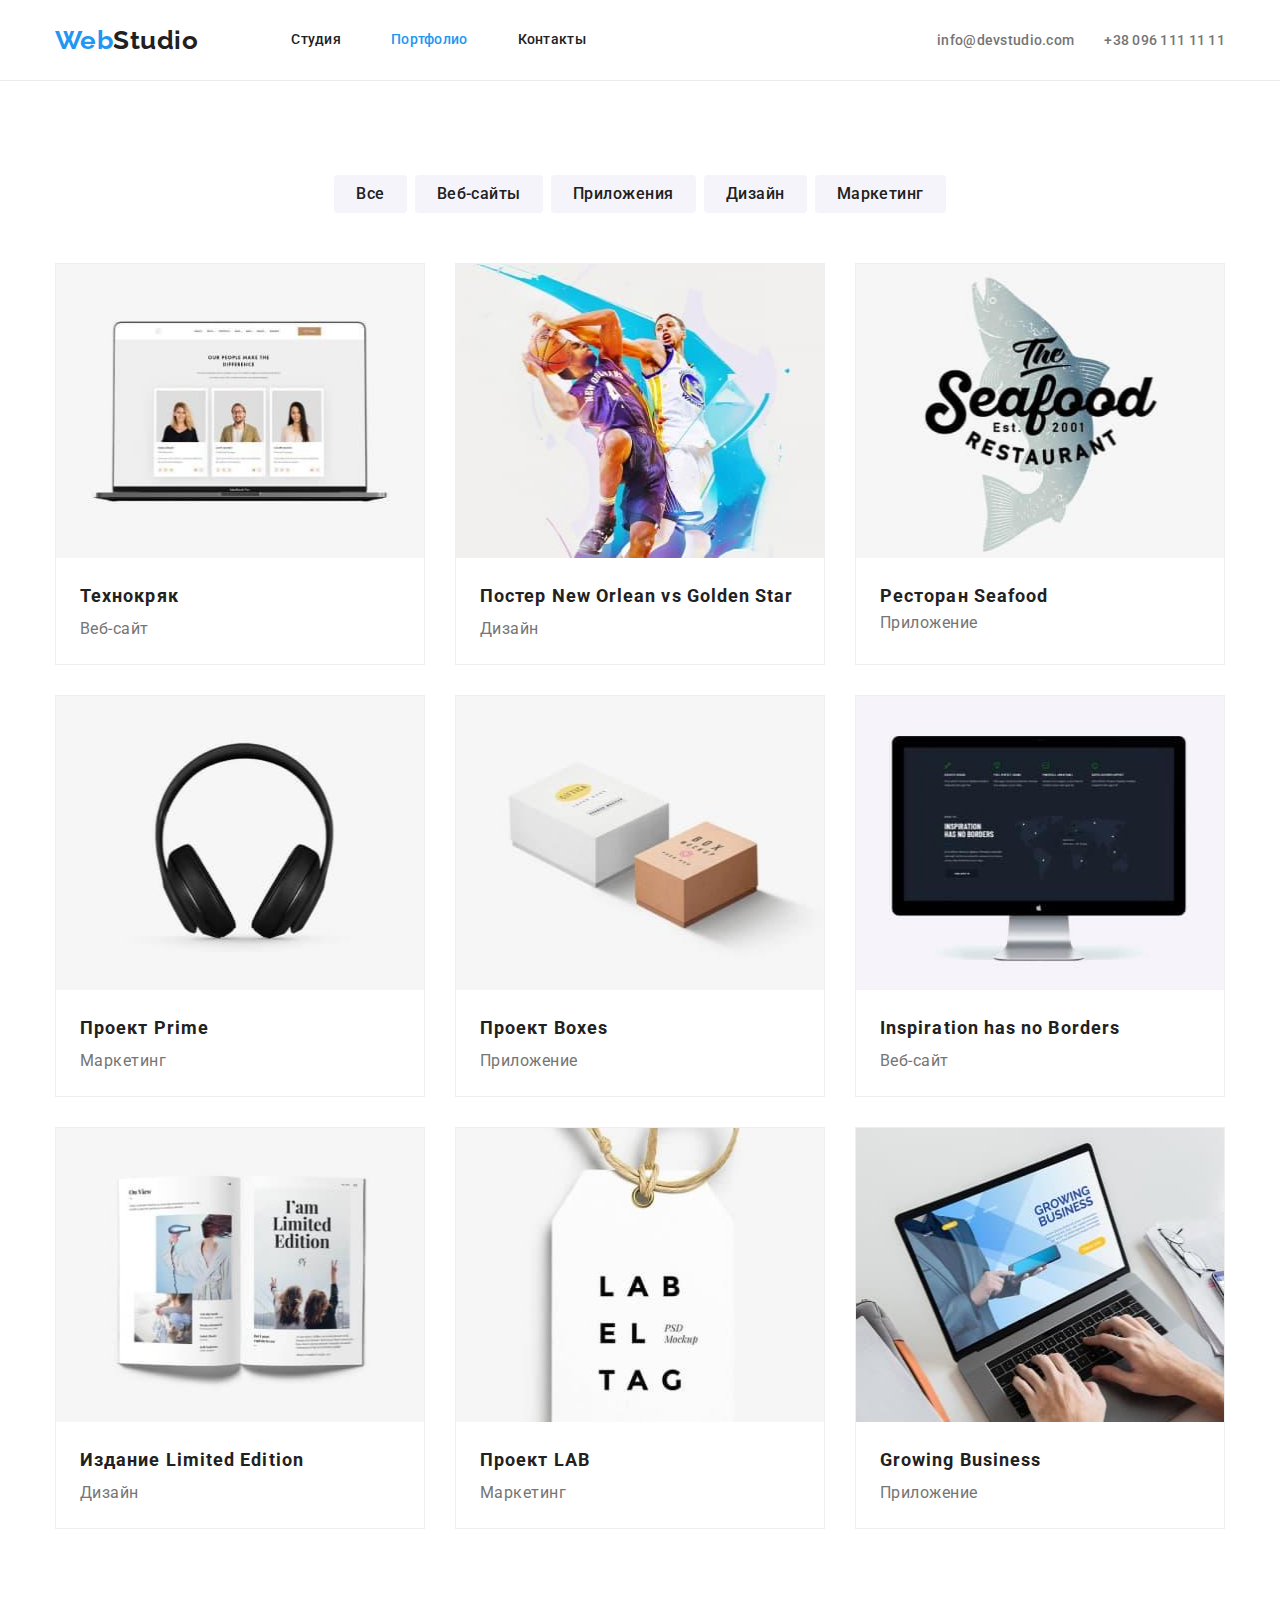
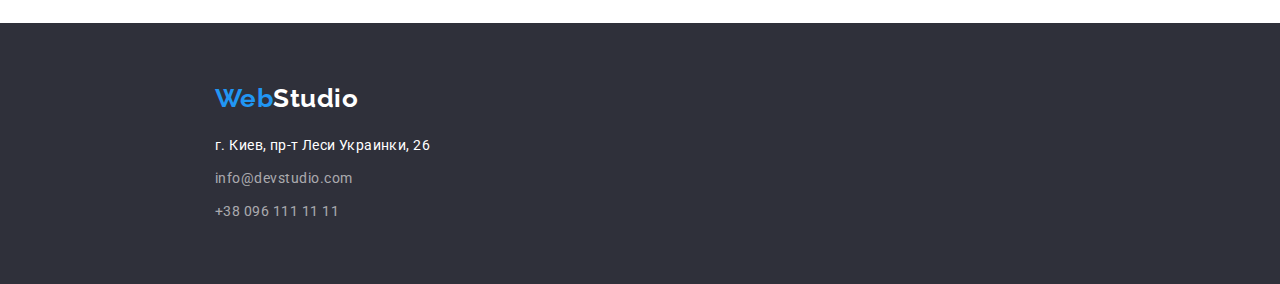
<file: portfolio.html>
<!DOCTYPE html>
<html lang="ru">
  <head>
    <meta charset="UTF-8" />
    <meta http-equiv="X-UA-Compatible" content="IE=edge" />
    <meta name="viewport" content="width=device-width, initial-scale=1.0" />
    <title>Document</title>
    <!-- modern-normalize -->
    <link
      rel="stylesheet"
      href="https://cdnjs.cloudflare.com/ajax/libs/modern-normalize/1.1.0/modern-normalize.min.css"
    />
    <!--Подключение шрифтов-->
    <link rel="preconnect" href="https://fonts.googleapis.com" />
    <link rel="preconnect" href="https://fonts.gstatic.com" crossorigin />
    <link
      href="https://fonts.googleapis.com/css2?family=Raleway:wght@700&family=Roboto:wght@400;500;700;900&display=swap"
      rel="stylesheet"
    />
    <!--Подключение стилей-->
    <link rel="stylesheet" href="./css/styles.css" />
  </head>
  <body>
    <!-- Шапка сайта -->
    <header class="header">
      <div class="container header-container">
        <!-- Навигация -->
        <nav class="nav">
          <a class="logo-header logo" href="./index.html">
            <span class="logo-web">Web</span>Studio</a
          >
          <ul class="nav-links list">
            <li class="item">
              <a class="link" href="index.html">Студия</a>
            </li>
            <li class="item">
              <a class="link current" href="./portfolio.html">Портфолио</a>
            </li>
            <li class="item"><a class="link" href="">Контакты</a></li>
          </ul>
        </nav>
        <!-- Контакты -->
        <ul class="contact-links list">
          <li class="item">
            <a class="contact-link link" href="mailto:info@devstudio.com"
              >info@devstudio.com</a
            >
          </li>
          <li class="item">
            <a class="contact-link link" href="tel:+380961111111"
              >+38 096 111 11 11</a
            >
          </li>
        </ul>
      </div>
    </header>
    <main class="main">
      <section class="section-portfolio">
        <div class="container">
          <h1 class="visually-hidden">Портфолио</h1>
          <!--Фильтр работ-->
          <ul class="portfolio-filter-list list">
            <li class="portfolio-filter-list-item">
              <button class="portfolio-filter-button" type="button">Все</button>
            </li>
            <li class="portfolio-filter-list-item">
              <button class="portfolio-filter-button" type="button">
                Веб-сайты
              </button>
            </li>
            <li class="portfolio-filter-list-item">
              <button class="portfolio-filter-button" type="button">
                Приложения
              </button>
            </li>
            <li class="portfolio-filter-list-item">
              <button class="portfolio-filter-button" type="button">
                Дизайн
              </button>
            </li>
            <li class="portfolio-filter-list-item">
              <button class="portfolio-filter-button" type="button">
                Маркетинг
              </button>
            </li>
          </ul>

          <!--Примеры работ-->
          <h2 class="visually-hidden">Примеры работ</h2>
          <ul class="portfolio-list list">
            <li class="portfolio-list-item">
              <img
                src="./images/Projects/website-technokryak.jpg"
                alt="Пример веб-сайта"
                width="370"
                height="294"
              />
              <div class="portfolio-list-card">
                <h3 class="portfolio-list-title">Технокряк</h3>
                <p class="portfolio-list-desk">Веб-сайт</p>
              </div>
            </li>
            <li class="portfolio-list-item">
              <img
                src="./images/Projects/design-poster.jpg"
                alt="Постер с баскетболистами"
                width="370"
                height="294"
              />
              <div class="portfolio-list-card">
                <h3 class="portfolio-list-title">
                  Постер <span lang="en">New Orlean vs Golden Star</span>
                </h3>
                <p class="portfolio-list-desk">Дизайн</p>
              </div>
            </li>
            <li class="portfolio-list-item">
              <img
                src="./images/Projects/app-restaurant-seafood.jpg"
                alt="Логотип ресторана морепродуктов"
                width="370"
                height="294"
              />
              <div class="portfolio-list-card">
                <h3 class="portfolio-list-title">
                  Ресторан <span lang="en">Seafood</span>
                </h3>
                <p class="portfolios-list-desk">Приложение</p>
              </div>
            </li>
            <li class="portfolio-list-item">
              <img
                src="./images/Projects/marketing-project-prime.jpg"
                alt="Наушники"
                width="370"
                height="294"
              />
              <div class="portfolio-list-card">
                <h3 class="portfolio-list-title">
                  Проект <span lang="en">Prime</span>
                </h3>
                <p class="portfolio-list-desk">Маркетинг</p>
              </div>
            </li>
            <li class="portfolio-list-item">
              <img
                src="./images/Projects/app-project-boxes.jpg"
                alt="Различные коробки"
                width="370"
                height="294"
              />
              <div class="portfolio-list-card">
                <h3 class="portfolio-list-title">
                  Проект <span lang="en">Boxes</span>
                </h3>
                <p class="portfolio-list-desk">Приложение</p>
              </div>
            </li>
            <li class="portfolio-list-item">
              <img
                src="./images/Projects/website-inspiration.jpg"
                alt="Монитор"
                width="370"
                height="294"
              />
              <div class="portfolio-list-card">
                <h3 class="portfolio-list-title" lang="en">
                  Inspiration has no Borders
                </h3>
                <p class="portfolio-list-desk">Веб-сайт</p>
              </div>
            </li>
            <li class="portfolio-list-item">
              <img
                src="./images/Projects/design-edition.jpg"
                alt="Разворот книги"
                width="370"
                height="294"
              />
              <div class="portfolio-list-card">
                <h3 class="portfolio-list-title">
                  Издание <span lang="en">Limited Edition</span>
                </h3>
                <p class="portfolio-list-desk">Дизайн</p>
              </div>
            </li>
            <li class="portfolio-list-item">
              <img
                src="./images/Projects/marketing-project-lab.jpg"
                alt="Ярлык с название компании"
                width="370"
                height="294"
              />
              <div class="portfolio-list-card">
                <h3 class="portfolio-list-title">
                  Проект <span lang="en">LAB</span>
                </h3>
                <p class="portfolio-list-desk">Маркетинг</p>
              </div>
            </li>
            <li class="portfolio-list-item">
              <img
                src="./images/Projects/app-business.jpg"
                alt="Ноутбук"
                width="370"
                height="294"
              />
              <div class="portfolio-list-card">
                <h3 class="portfolio-list-title" lang="en">Growing Business</h3>
                <p class="portfolio-list-desk">Приложение</p>
              </div>
            </li>
          </ul>
        </div>
      </section>
    </main>
    <!-- Футер -->
    <footer class="section-footer">
      <div class="container">
        <a class="footer-logo logo" href="/">
          <span class="logo-web">Web</span>Studio</a
        >
        <div class="footer-contacts">
          <address>
            <a
              class="adress-link"
              href="https://goo.gl/maps/LREKgnmBMirVQB2t9"
              target="_blank"
              rel="noopener noreferrer"
              >г. Киев, пр-т Леси Украинки, 26</a
            >
          </address>
          <ul class="list">
            <li>
              <a class="footer-contact-link" href="mailto:info@devstudio.com"
                >info@devstudio.com</a
              >
            </li>
            <li>
              <a class="footer-contact-link" href="tel:+380961111111"
                >+38 096 111 11 11</a
              >
            </li>
          </ul>
        </div>
      </div>
    </footer>
  </body>
</html>
</file>
<file: css/styles.css>
/* Задает переменные для цвета */
:root {
  --primary-text-color: #757575;
  --title-text-color: #212121;
  --accent-color: #2196f3;
  --primary-white-color: #ffffff;
  --button-background-color: #f5f4fa;

  --base-font-size: 14px;
}

body,
h1,
h2,
h3,
h4,
p,
ul,
li {
  margin: 0;
}

ul {
  padding: 0;
}

button {
  cursor: pointer;
}

img {
  display: block;
  max-width: 100%;
}

body {
  font-family: 'Roboto', sans-serif;
  font-style: normal;
  font-weight: 400;
  letter-spacing: 0.03em;
  color: var(--primary-text-color);
  background-color: var(--primary-white-color);
}

.visually-hidden {
  position: absolute;
  white-space: nowrap;
  width: 1px;
  height: 1px;
  overflow: hidden;
  border: 0;
  padding: 0;
  clip: rect(0 0 0 0);
  clip-path: inset(50%);
  margin: -1px;
}

.container {
  width: 1200px;
  padding-left: 15px;
  padding-right: 15px;
  margin: 0 auto;
}

.list {
  list-style-type: none;
}

/* Шапка сайта */
.header {
  border-bottom: 1px solid #ececec;
}

.header-container {
  display: flex;
}

/* Навигация */
.nav {
  display: flex;
  align-items: center;
}

.nav .logo-header {
  margin-right: 93px;
  align-self: center;
}

.nav-links {
  display: flex;
  margin-right: auto;
}

.nav-links .item:not(:last-child) {
  margin-right: 50px;
}

.nav-links .link {
  display: block;
  padding-top: 32px;
  padding-bottom: 32px;
}

.contact-links {
  display: flex;
  margin-left: auto;
}

.contact-links .item {
  align-self: center;
}

.contact-links .item:not(:last-child) {
  margin-right: 30px;
}

.logo {
  font-family: Raleway, sans-serif;
  font-weight: 700;
  font-size: 26px;
  line-height: 1.19;
}

.logo-header {
  text-decoration: none;
  color: var(--title-text-color);
}

.logo-web {
  color: var(--accent-color);
}

.link {
  text-decoration: none;
  font-weight: 500;
  font-size: var(--base-font-size);
  line-height: 1.14;
  letter-spacing: 0.02em;
  color: var(--title-text-color);
}

.link.current {
  color: var(--accent-color);
}

.contact-link {
  color: var(--primary-text-color);
}

.link:hover,
.link:focus {
  color: var(--accent-color);
  filter: drop-shadow(0px 4px 4px rgba(0, 0, 0, 0.25));
}

/* Герой */
.section-hero {
  width: 1600px;
  padding-top: 200px;
  padding-bottom: 200px;
  margin-right: auto;
  margin-left: auto;

  text-align: center;

  background-color: #2f303a;
}

.hero-title {
  width: 696px;
  min-height: 120px;
  margin-left: auto;
  margin-right: auto;
  margin-bottom: 30px;

  font-weight: 900;
  font-size: 44px;
  line-height: 1.36;

  letter-spacing: 0.06em;
  text-transform: uppercase;
  color: var(--primary-white-color);
}

.section-hero .button {
  margin-left: auto;
  margin-right: auto;
}

.button {
  display: block;

  min-width: 200px;
  height: 50px;

  background-color: var(--accent-color);
  box-shadow: 0px 4px 4px rgba(0, 0, 0, 0.15);
  border-radius: 4px;
  border-style: none;

  font-family: inherit;
  font-weight: 700;
  font-size: 16px;
  line-height: 1.88;
  text-align: center;
  letter-spacing: 0.06em;
  color: var(--primary-white-color);
}

.button:hover,
.button:focus {
  background-color: #188ce8;
}

.section-title {
  font-weight: 700;
  font-size: 36px;
  line-height: 1.16;
  text-align: center;
  color: var(--title-text-color);
}

/* Преимущества */

.section-features {
  padding-top: 94px;
}

.features-list {
  display: flex;
  flex-wrap: wrap;
  margin-left: -30px;
}

.features-item {
  /* flex-basis: calc((100% - 4 * 30px) / 4); */
  flex-basis: calc(100% / 4 - 30px);
  margin-left: 30px;
}

.features-title {
  padding-top: 30px;
  margin-bottom: 10px;

  font-weight: 700;
  font-size: var(--base-font-size);
  line-height: 1.14;
  text-transform: uppercase;
  color: var(--title-text-color);
}

.features-descr {
  font-size: var(--base-font-size);
  line-height: 1.71;
}

/* Виды работ */
.section-works {
  padding-top: 94px;
  padding-bottom: 94px;
}

.works-section-title {
  min-width: 346px;
  margin-bottom: 50px;
}

.works-list {
  display: flex;
  flex-wrap: wrap;
  margin-left: -30px;
}

.works-list-item {
  flex-basis: calc(100% / 3 - 30px);
  margin-left: 30px;
}

/* Команда */

.section-teems {
  width: 1600px;

  margin-right: auto;
  margin-left: auto;

  padding-top: 94px;
  padding-bottom: 94px;

  background-color: #f5f4fa;
}

.teems-section-title {
  margin-bottom: 50px;
}

.teems-list {
  display: flex;
  flex-wrap: wrap;
  margin-left: -30px;
}

.teems-list-item {
  flex-basis: calc(100% / 4 -30px);
  margin-left: 30px;
}

.masters-item-description {
  padding-top: 30px;
  padding-bottom: 30px;
}

.teems-list-title {
  margin-bottom: 10px;
  font-weight: 500;
  font-size: 16px;
  line-height: 1.19;
  text-align: center;
  color: var(--title-text-color);
}

.teems-list-desc {
  font-size: 16px;
  line-height: 1.19;
  text-align: center;
  color: var(--primary-text-color);
}

/* Клиенты */

.section-clients {
  padding-top: 94px;
  padding-bottom: 94px;
}

.section-clients-title {
  margin-bottom: 50px;
}

.clientss-list {
  display: flex;
  flex-wrap: wrap;
  margin-left: -30px;
}

.clientss-list-item {
  flex-basis: calc(100% / 6 -30px);
  margin-left: 30px;
}

/* Футер */
.section-footer {
  width: 1600px;
  padding-top: 60px;
  padding-bottom: 60px;
  margin-left: auto;
  margin-right: auto;

  background-color: #2f303a;
}

.footer-logo {
  display: block;
  width: 145px;
  margin-bottom: 20px;

  text-decoration: none;
  color: var(--primary-white-color);
}

.footer-contacts {
  width: 231px;
}

.adress-link {
  text-decoration: none;
  font-style: normal;
  font-size: var(--base-font-size);
  line-height: 1.71;
  letter-spacing: 0.03em;
  color: var(--primary-white-color);
}

.footer-contact-link {
  display: block;
  margin-top: 9px;

  text-decoration: none;
  font-size: var(--base-font-size);
  line-height: 1.71;
  color: rgba(255, 255, 255, 0.6);
}

/* Портфолио */

.section-portfolio {
  padding-top: 94px;
  padding-bottom: 94px;
}

.portfolio-filter-list {
  display: flex;
  justify-content: center;
  margin-bottom: 50px;
}

.portfolio-filter-list-item:not(:last-child) {
  margin-right: 8px;
}

.portfolio-filter-button {
  padding: 6px 22px;
  background: var(--button-background-color);
  border-radius: 4px;
  border-style: none;

  cursor: pointer;

  font-weight: 500;
  font-size: 16px;
  line-height: 1.63;
  text-align: center;
  letter-spacing: 0.03em;
  color: var(--title-text-color);
}

.portfolio-filter-button:hover,
.portfolio-filter-button:focus {
  background-color: var(--accent-color);

  box-shadow: 0px 3px 1px rgba(0, 0, 0, 0.1), 0px 1px 2px rgba(0, 0, 0, 0.08),
    0px 2px 2px rgba(0, 0, 0, 0.12);

  color: var(--primary-white-color);
}

.portfolio-list {
  display: flex;
  flex-wrap: wrap;
  margin-left: -30px;
  margin-bottom: -30px;
}

.portfolio-list-item {
  flex-basis: calc(100% / 3 - 30px);
  margin-left: 30px;
  margin-bottom: 30px;

  border: 1px solid #eeeeee;
}

.portfolio-list-item:hover,
.portfolio-list-item:focus {
  box-shadow: 0px 1px 1px rgba(0, 0, 0, 0.12), 0px 4px 4px rgba(0, 0, 0, 0.06),
    1px 4px 6px rgba(0, 0, 0, 0.16);
}

.portfolio-list-card {
  padding: 20px 24px;
}

.portfolio-list-title {
  font-weight: 700;
  font-size: 18px;
  line-height: 2;
  letter-spacing: 0.06em;
  color: var(--title-text-color);
}

.portfolio-list-desk {
  font-size: 16px;
  line-height: 1.88;
}
</file>
